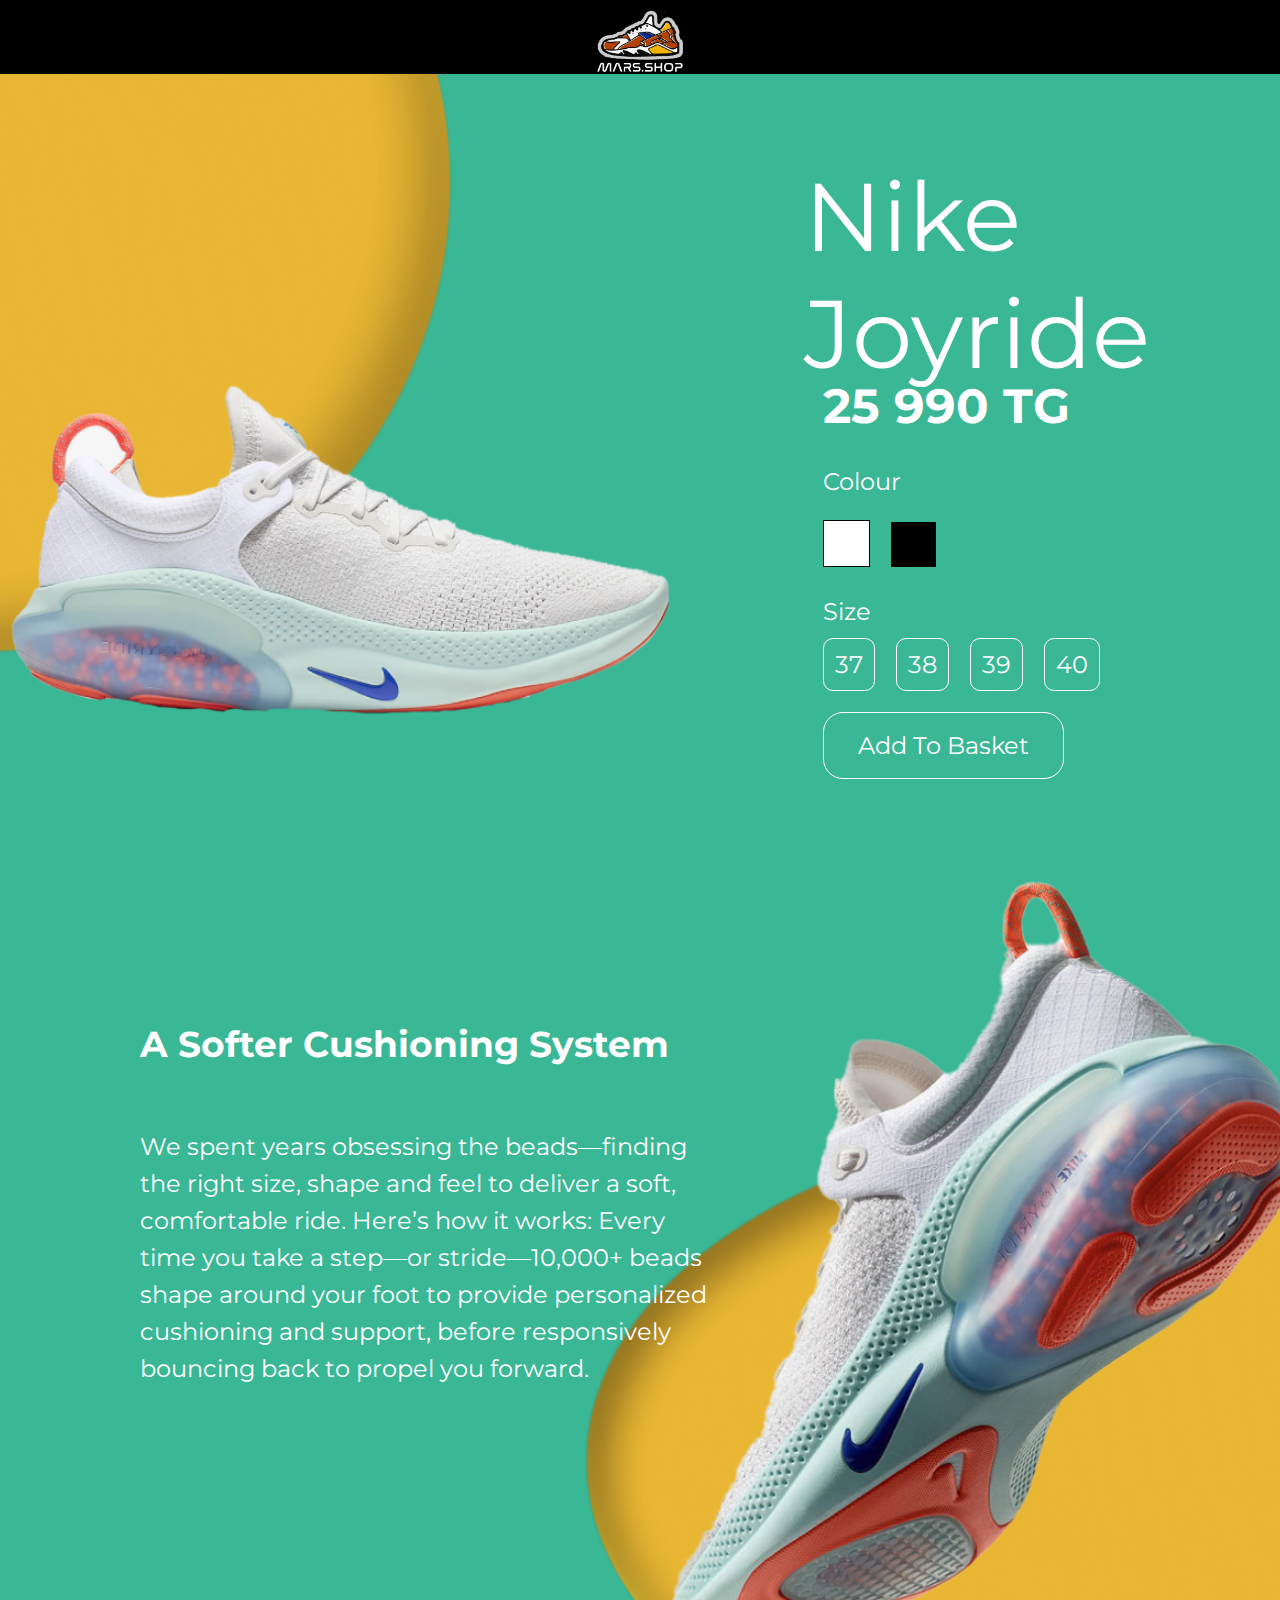
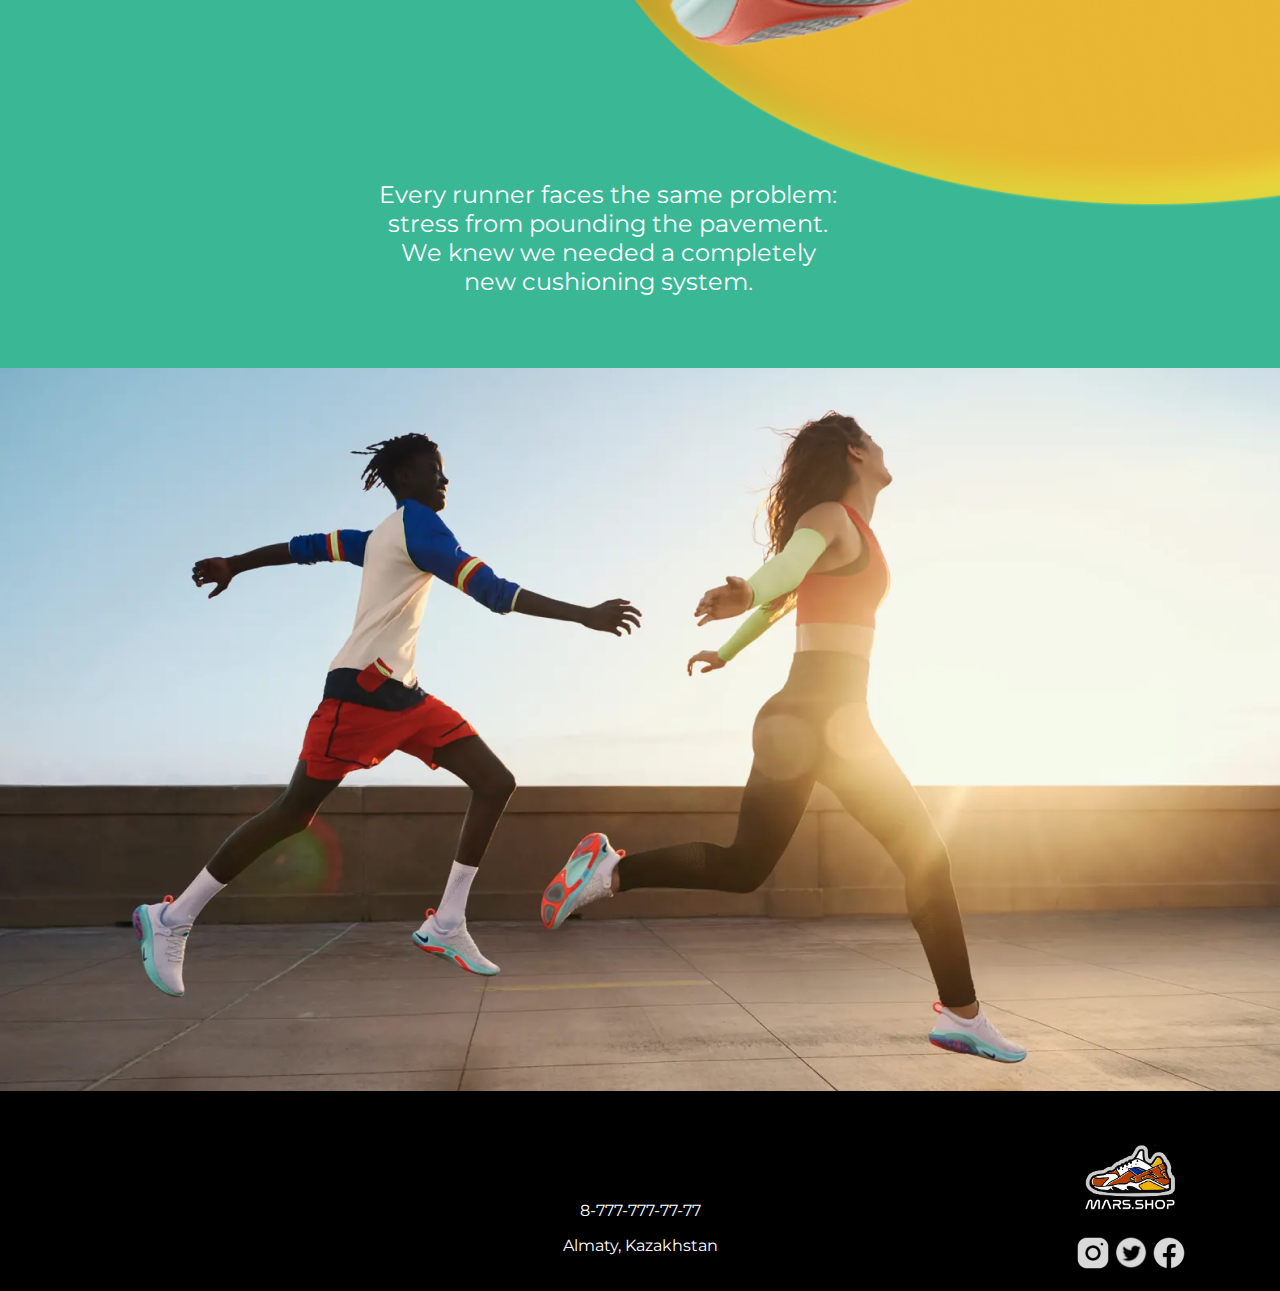
<file: joyride.html>
<!DOCTYPE html>
<html lang="en">
<head>
    <meta charset="UTF-8">
    <meta http-equiv="X-UA-Compatible" content="IE=edge">
    <meta name="viewport" content="width=device-width, initial-scale=1.0">
    <title>Joyride</title>
    <link rel="stylesheet" href="css/joyride.css">
    <link rel="preconnect" href="https://fonts.googleapis.com">
    <link rel="preconnect" href="https://fonts.gstatic.com" crossorigin>
    <link href="https://fonts.googleapis.com/css2?family=Montserrat:wght@400;500;600;700;900&display=swap" rel="stylesheet">
</head>
<body>
    <header class="header">
        <div class="container">
            <div class="logo">
                <a href="index.html"><img src="img/logo2.png" width="86px"></a>
            </div>
        </div>
    </header>
    <section class="about">
        <div class="container">
            <div class="content">
                <h1 class="h1">
                    Nike Joyride
                </h1>
                <h1 class="cost">
                    25 990 TG
                </h1>
                <div class="colour">
                    <p>Colour</p>
                    <a href="#"><canvas class="rectw" width="45px" height="45px"></canvas></a>
                    <a href="#"><canvas class="rectb" width="45px" height="45px"></canvas></a>
                </div>
                <div class="size">
                    <p class="i1">Size</p>
                    <a href="#">37</a>
                    <a href="#">38</a>
                    <a href="#">39</a>
                    <a href="#">40</a>
                </div>
                <div class="basket">
                    <a href="#">Add To Basket</a>
                </div>
            </div>   
            <div class="content2">
                <h1 class="tema">
                    A Softer Cushioning System
                </h1>
                <p class="info">We spent years obsessing the beads—finding the right size, shape and feel to deliver a soft, comfortable ride. Here’s how it works: Every time you take a step—or stride—10,000+ beads shape around your foot to provide personalized cushioning and support, before responsively bouncing back to propel you forward.</p>
            </div> 
            <div class="contentend">
                <p>Every runner faces the same problem: stress from pounding the pavement. We knew we needed a completely new cushioning system.</p>
            </div>
        </div>
    </section>
    <section class="about2"></section>
    <footer class="footer">
        <div class="container">
            <div class="contacts">
                <p>8-777-777-77-77</p>
                <p>Almaty, Kazakhstan</p>
            </div>
        </div>
        <div class="logo2">
            <img src="img/logo2.png" width="90px">
        </div>
        <div class="logos">
            <a href="https://www.instagram.com/aqarys03/"><img src="img/Instagram.png" width="38px"></a>
            <a href="https://twitter.com/aqarys4"><img src="img/Twitter Circled.png" width="38px"></a>
            <a href="https://www.facebook.com/Cristiano/"><img src="img/Facebook.png" width="38px"></a>
        </div>
    </footer>
</body>
</html>
</file>
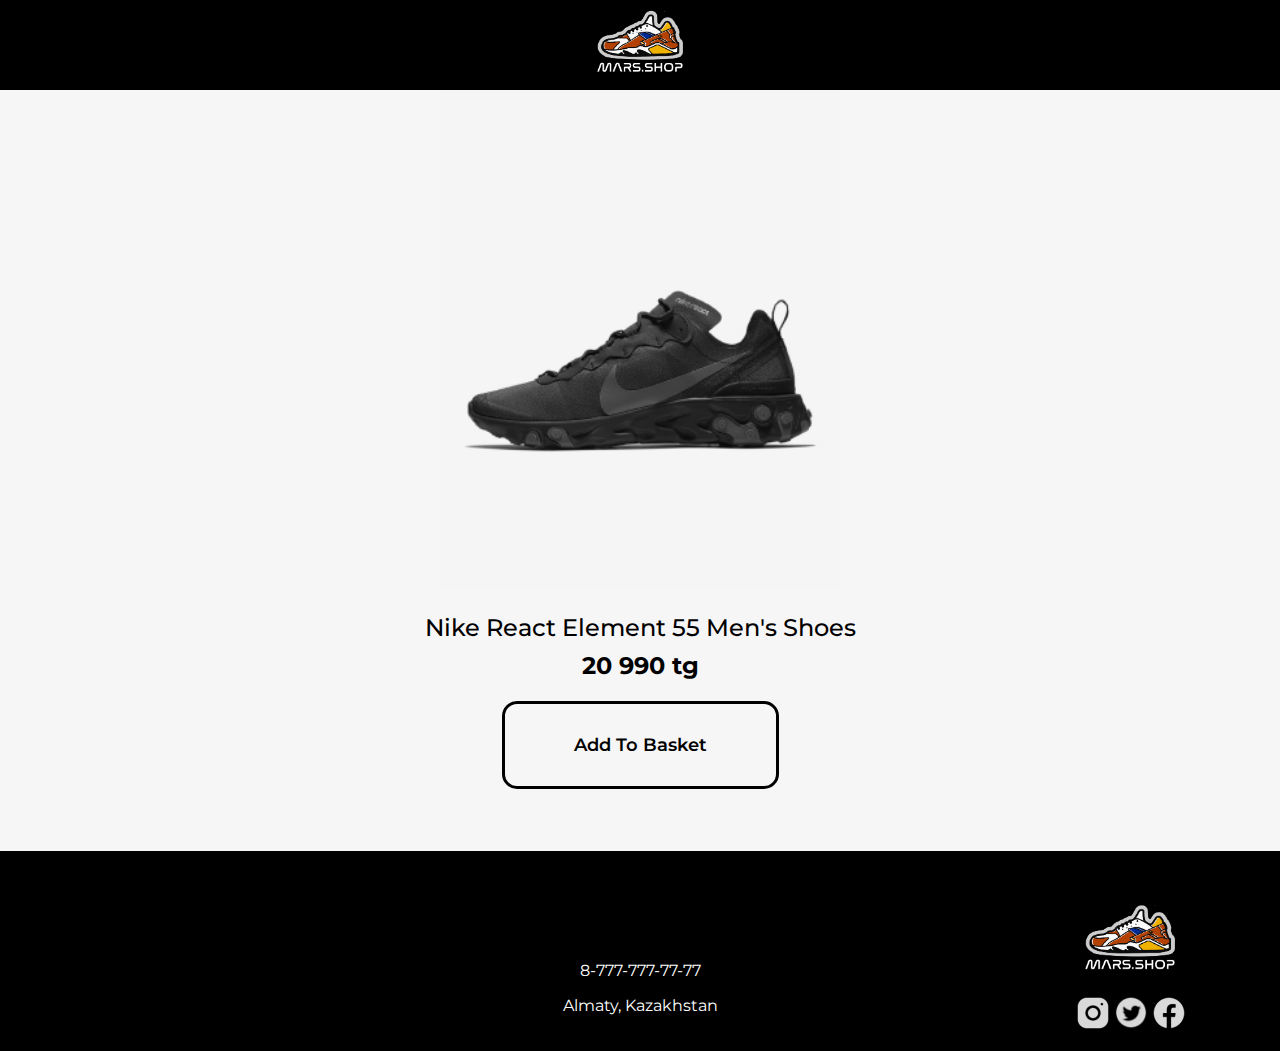
<file: men'ssneakers1.html>
<!DOCTYPE html>
<html lang="en">
<head>
    <meta charset="UTF-8">
    <meta http-equiv="X-UA-Compatible" content="IE=edge">
    <meta name="viewport" content="width=device-width, initial-scale=1.0">
    <title>Document</title>
    <link rel="stylesheet" href="css/sneakers.css">
    <link rel="preconnect" href="https://fonts.googleapis.com">
    <link rel="preconnect" href="https://fonts.gstatic.com" crossorigin>
    <link href="https://fonts.googleapis.com/css2?family=Montserrat:wght@400;500;600;700;900&display=swap" rel="stylesheet">
</head>
<body>
    <header class="header">
        <div class="container">
            <div class="logo">
                <a href="index.html"><img src="img/logo2.png" width="86px"></a>
            </div>
        </div>
    </header>
    <section class="about">
        <div class="sneakers">
            <img class="q1" src="img/image 12.png" width="400">
        </div>
        <div class="desc">
            <p class="name">Nike React Element 55 Men's Shoes</p>
            <p class="cost">20 990 tg</p>
        </div>
        <div class="btn">
            <a href="#">Add To Basket</a>
        </div>
    </section>
    <footer class="footer">
        <div class="container">
            <div class="contacts">
                <p>8-777-777-77-77</p>
                <p>Almaty, Kazakhstan</p>
            </div>
        </div>
        <div class="logo2">
            <img src="img/logo2.png" width="90px">
        </div>
        <div class="logos">
            <a href="https://www.instagram.com/aqarys03/"><img src="img/Instagram.png" width="38px"></a>
            <a href="https://twitter.com/aqarys4"><img src="img/Twitter Circled.png" width="38px"></a>
            <a href="https://www.facebook.com/Cristiano/"><img src="img/Facebook.png" width="38px"></a>
        </div>
    </footer>
</body>
</html>
</file>
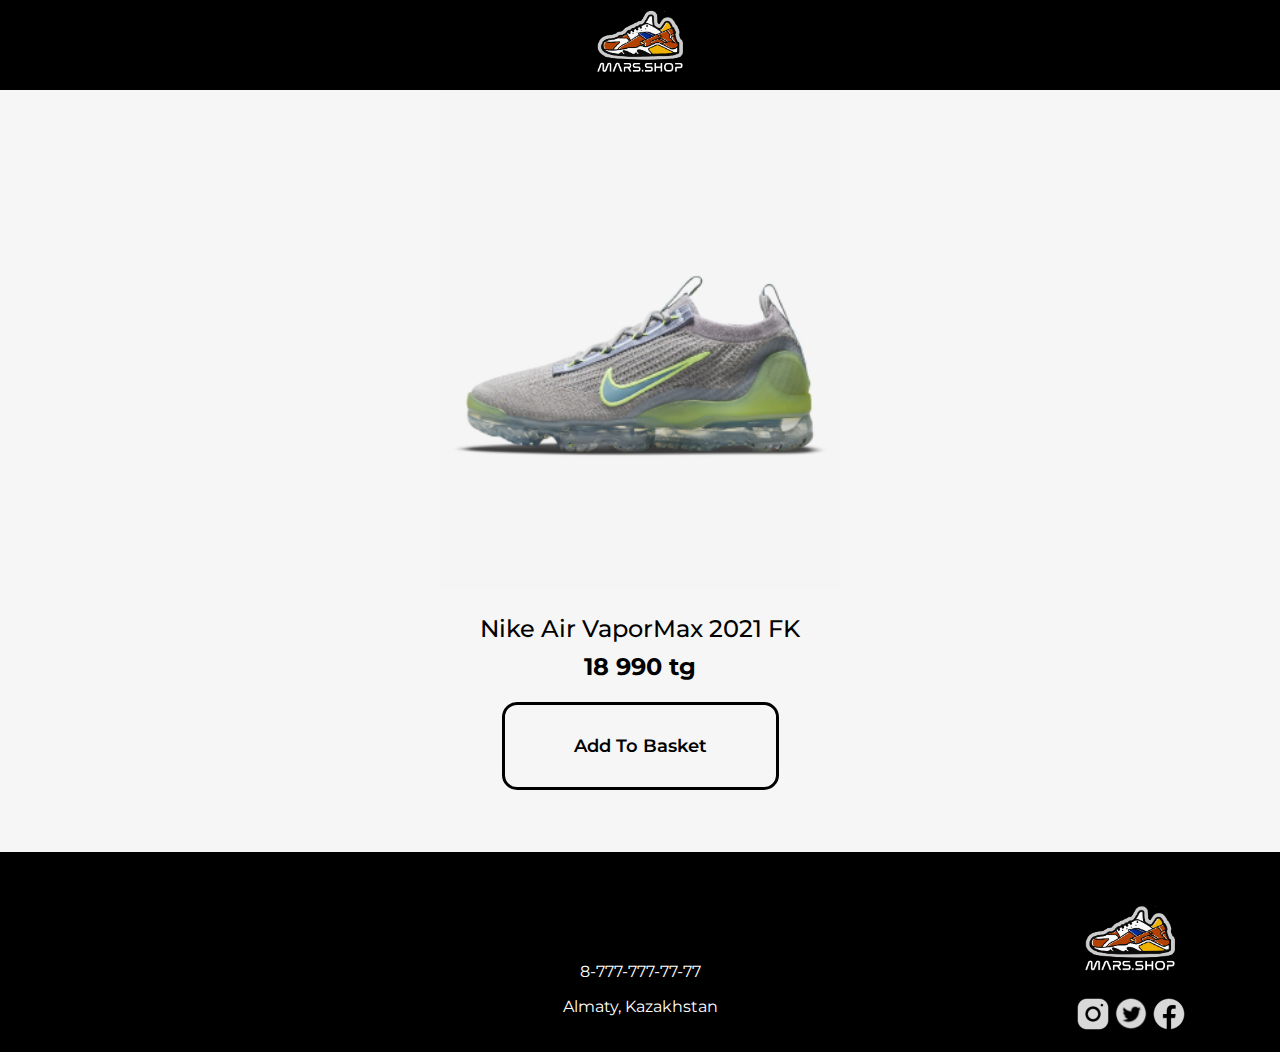
<file: men'ssneakers2.html>
<!DOCTYPE html>
<html lang="en">
<head>
    <meta charset="UTF-8">
    <meta http-equiv="X-UA-Compatible" content="IE=edge">
    <meta name="viewport" content="width=device-width, initial-scale=1.0">
    <title>Document</title>
    <link rel="stylesheet" href="css/sneakers.css">
    <link rel="preconnect" href="https://fonts.googleapis.com">
    <link rel="preconnect" href="https://fonts.gstatic.com" crossorigin>
    <link href="https://fonts.googleapis.com/css2?family=Montserrat:wght@400;500;600;700;900&display=swap" rel="stylesheet">
</head>
<body>
    <header class="header">
        <div class="container">
            <div class="logo">
                <a href="index.html"><img src="img/logo2.png" width="86px"></a>
            </div>
        </div>
    </header>
    <section class="about">
        <div class="sneakers">
            <img class="q1" src="img/image 13.png" width="400">
        </div>
        <div class="desc">
            <p class="name">Nike Air VaporMax 2021 FK</p>
            <p class="cost">18 990 tg</p>
        </div>
        <div class="btn">
            <a href="#">Add To Basket</a>
        </div>
    </section>
    <footer class="footer">
        <div class="container">
            <div class="contacts">
                <p>8-777-777-77-77</p>
                <p>Almaty, Kazakhstan</p>
            </div>
        </div>
        <div class="logo2">
            <img src="img/logo2.png" width="90px">
        </div>
        <div class="logos">
            <a href="https://www.instagram.com/aqarys03/"><img src="img/Instagram.png" width="38px"></a>
            <a href="https://twitter.com/aqarys4"><img src="img/Twitter Circled.png" width="38px"></a>
            <a href="https://www.facebook.com/Cristiano/"><img src="img/Facebook.png" width="38px"></a>
        </div>
    </footer>
</body>
</html>
</file>
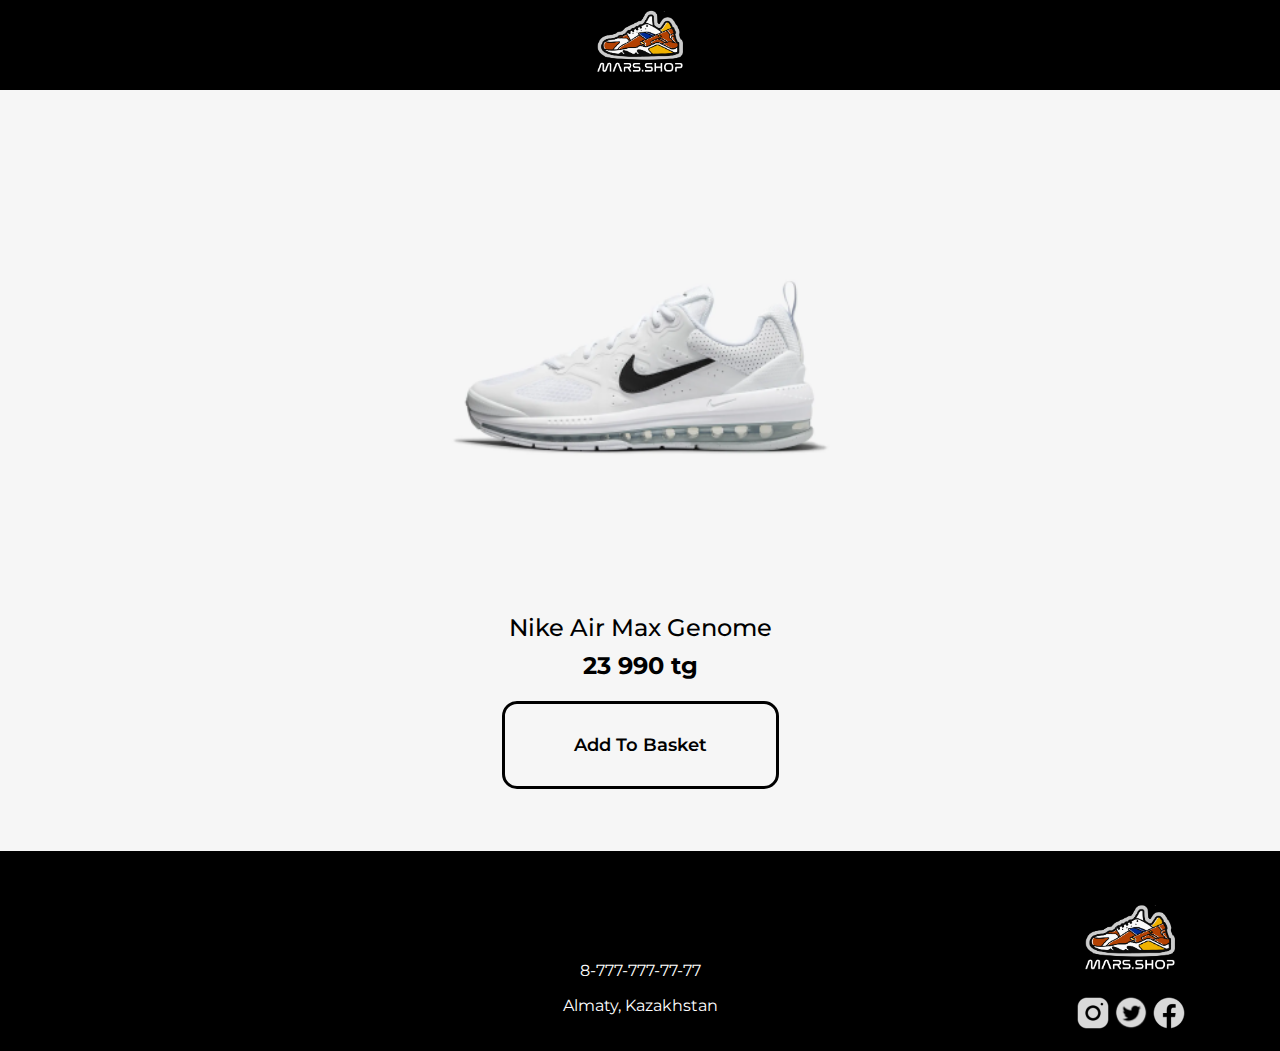
<file: men'ssneakers3.html>
<!DOCTYPE html>
<html lang="en">
<head>
    <meta charset="UTF-8">
    <meta http-equiv="X-UA-Compatible" content="IE=edge">
    <meta name="viewport" content="width=device-width, initial-scale=1.0">
    <title>Document</title>
    <link rel="stylesheet" href="css/sneakers.css">
    <link rel="preconnect" href="https://fonts.googleapis.com">
    <link rel="preconnect" href="https://fonts.gstatic.com" crossorigin>
    <link href="https://fonts.googleapis.com/css2?family=Montserrat:wght@400;500;600;700;900&display=swap" rel="stylesheet">
</head>
<body>
    <header class="header">
        <div class="container">
            <div class="logo">
                <a href="index.html"><img src="img/logo2.png" width="86px"></a>
            </div>
        </div>
    </header>
    <section class="about">
        <div class="sneakers">
            <img class="q1" src="img/image 15.png" width="400">
        </div>
        <div class="desc">
            <p class="name">Nike Air Max Genome</p>
            <p class="cost">23 990 tg</p>
        </div>
        <div class="btn">
            <a href="#">Add To Basket</a>
        </div>
    </section>
    <footer class="footer">
        <div class="container">
            <div class="contacts">
                <p>8-777-777-77-77</p>
                <p>Almaty, Kazakhstan</p>
            </div>
        </div>
        <div class="logo2">
            <img src="img/logo2.png" width="90px">
        </div>
        <div class="logos">
            <a href="https://www.instagram.com/aqarys03/"><img src="img/Instagram.png" width="38px"></a>
            <a href="https://twitter.com/aqarys4"><img src="img/Twitter Circled.png" width="38px"></a>
            <a href="https://www.facebook.com/Cristiano/"><img src="img/Facebook.png" width="38px"></a>
        </div>
    </footer>
</body>
</html>
</file>
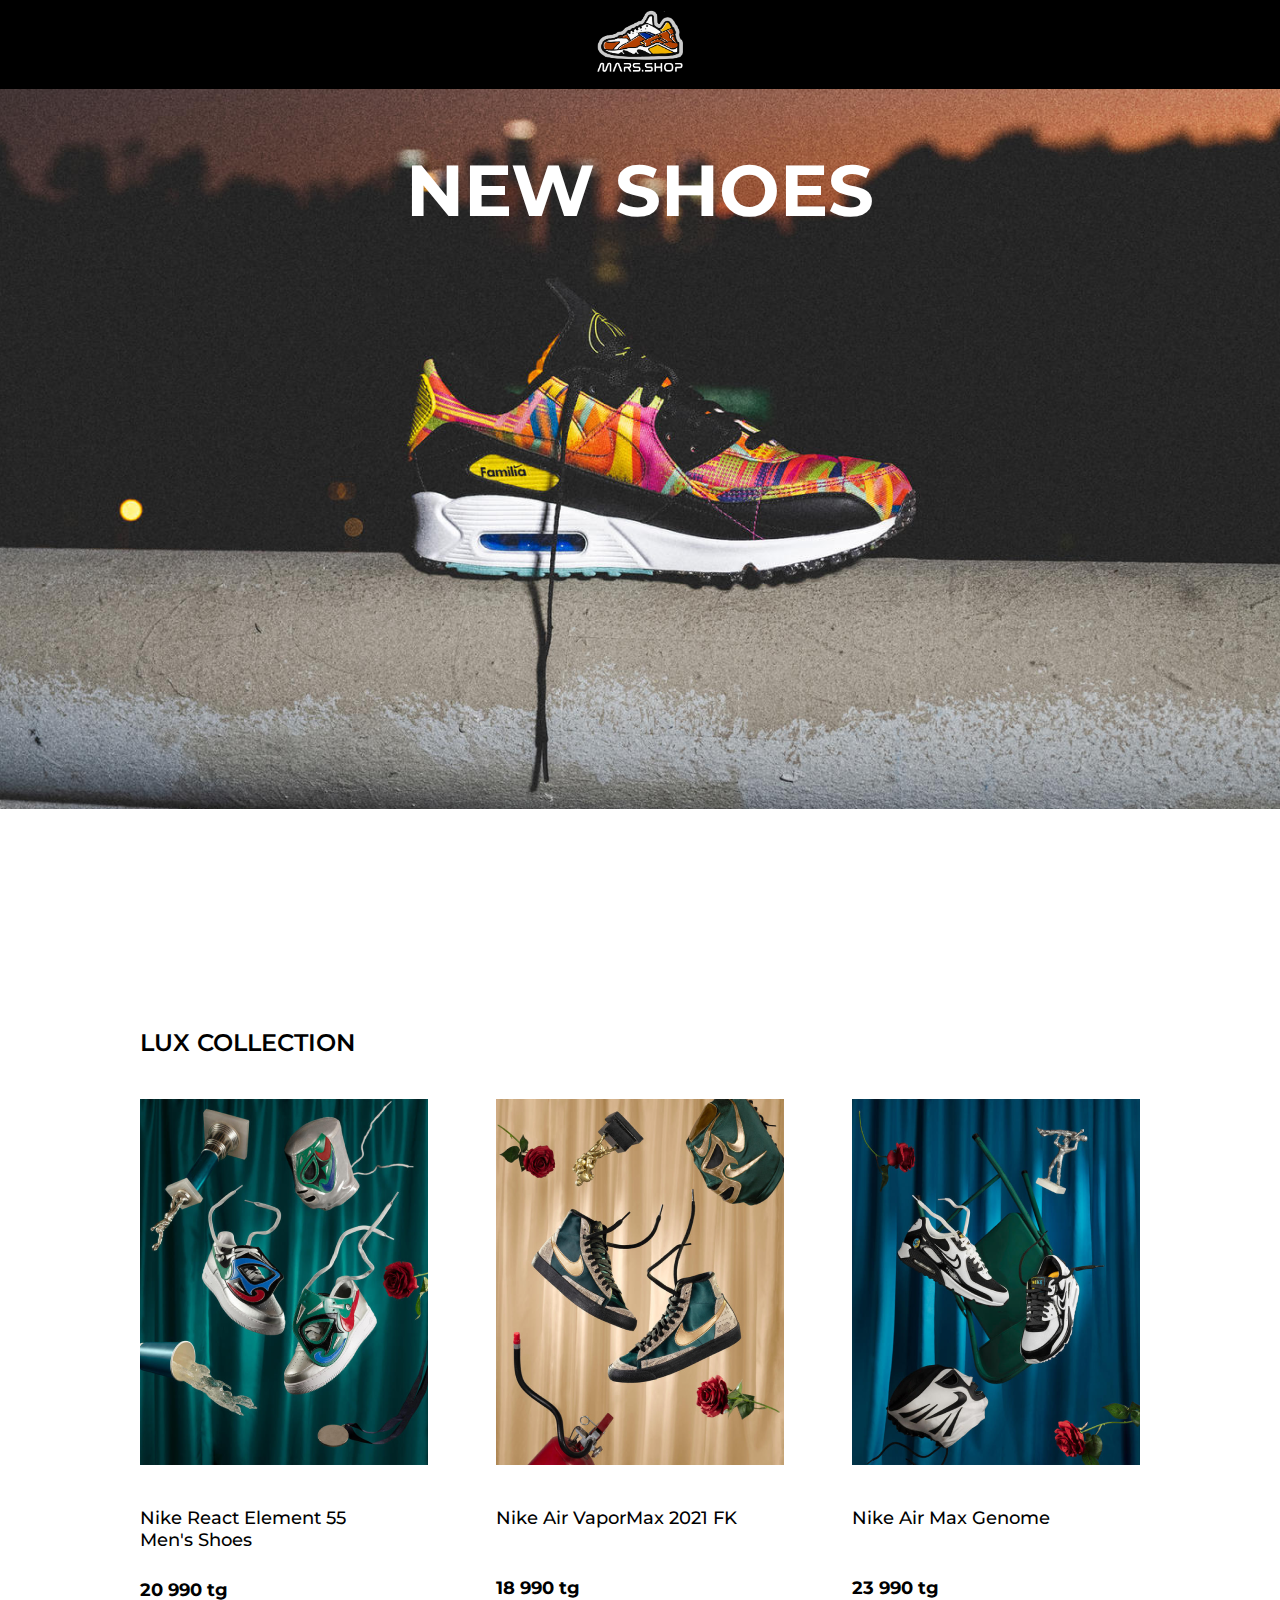
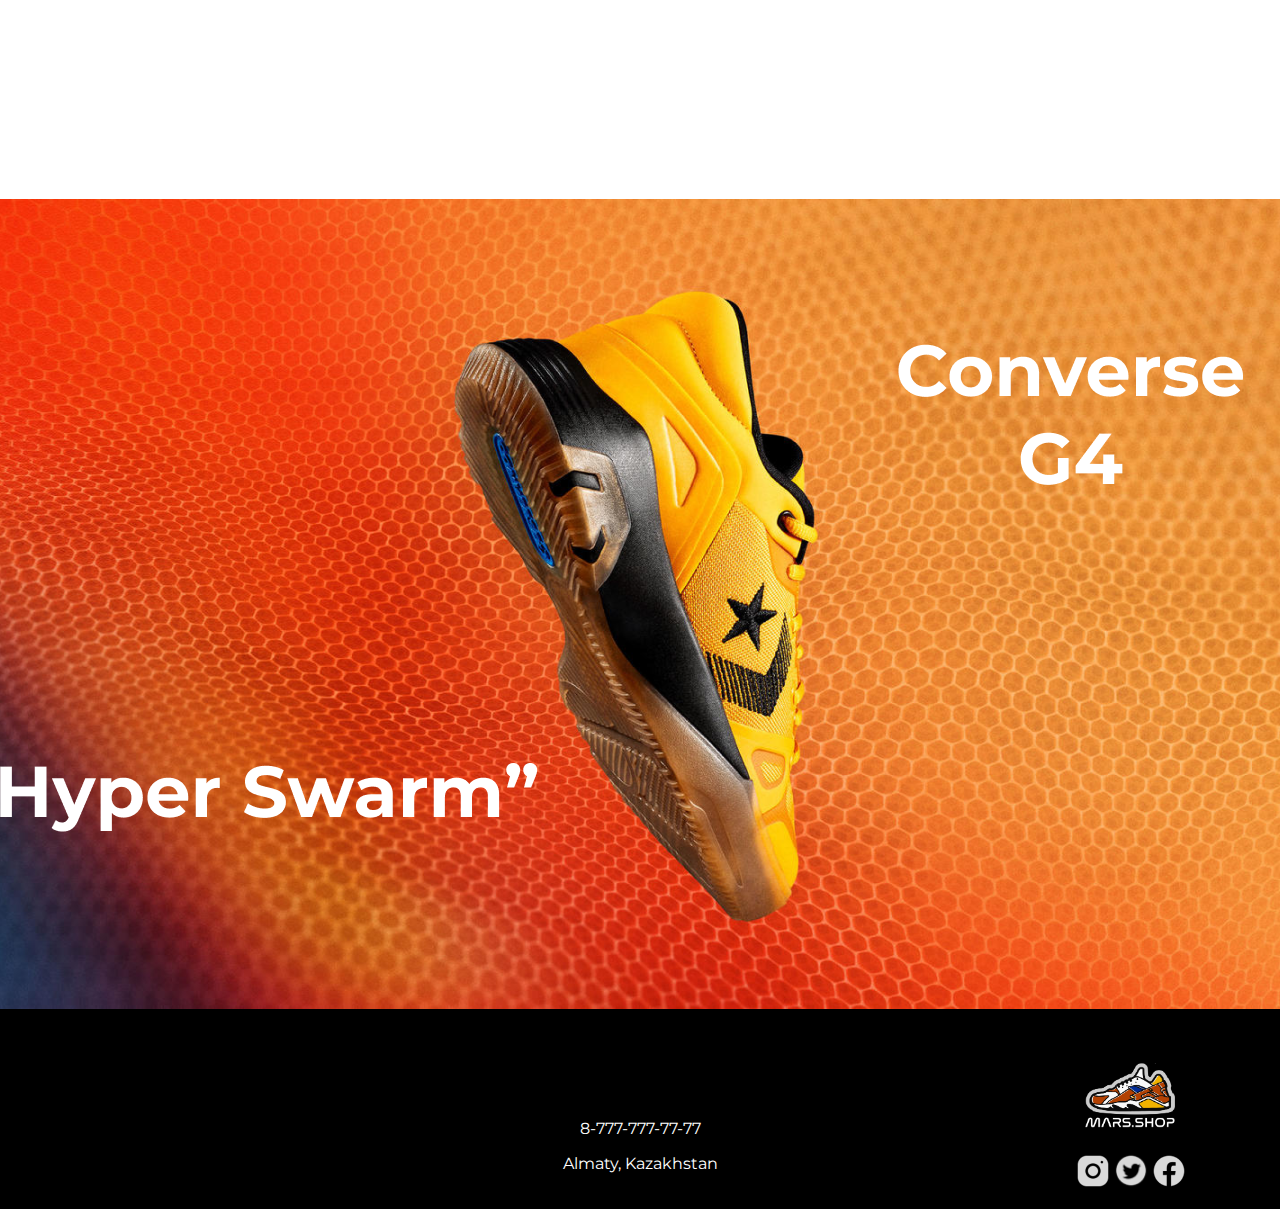
<file: new.html>
<!DOCTYPE html>
<html lang="en">
<head>
    <meta charset="UTF-8">
    <meta http-equiv="X-UA-Compatible" content="IE=edge">
    <meta name="viewport" content="width=device-width, initial-scale=1.0">
    <title>New Collection</title>
    <link rel="stylesheet" href="css/new.css">
    <link rel="preconnect" href="https://fonts.googleapis.com">
    <link rel="preconnect" href="https://fonts.gstatic.com" crossorigin>
    <link href="https://fonts.googleapis.com/css2?family=Montserrat:wght@400;500;600;700;900&display=swap" rel="stylesheet">
</head>
<body>
    <header class="header">
        <div class="container">
            <div class="logo">
                <a href="index.html"><img src="img/logo2.png" width="86px"></a>
            </div>
        </div>
    </header>
    <header class="header1">
        <div class="container">
            <h1 class="h1">NEW SHOES</h1>
        </div>
    </header>
    <section class="about">
        <div class="container">
            <h1 class="lux">LUX COLLECTION</h1>
            <div class="gallery">
                <img class="q1" src="img/image 21.png" width="288px">
                <img class="q1" src="img/image 22.png" width="288px">
                <img class="q1" src="img/image 23.png" width="288px">
            </div>
            <div class="description">
                <div class="sneak1" >
                    <p>Nike React Element 55 Men's Shoes</p>
                    <p class="cost1">20 990 tg</p>
                </div>
                <div class="sneak2">
                    <p>Nike Air VaporMax 2021 FK</p>
                    <p class="cost2">18 990 tg</p>
                </div>
                <div class="sneak3">
                    <p>Nike Air Max Genome</p>
                    <p class="cost3">23 990 tg</p>
                </div>
            </div>
        </div>
    </section>
    <section class="about2">
    </section>
    <footer class="footer">
        <div class="container">
            <div class="contacts">
                <p>8-777-777-77-77</p>
                <p>Almaty, Kazakhstan</p>
            </div>
        </div>
        <div class="logo2">
            <img src="img/logo2.png" width="90px">
        </div>
        <div class="logos">
            <a href="https://www.instagram.com/aqarys03/"><img src="img/Instagram.png" width="38px"></a>
            <a href="https://twitter.com/aqarys4"><img src="img/Twitter Circled.png" width="38px"></a>
            <a href="https://www.facebook.com/Cristiano/"><img src="img/Facebook.png" width="38px"></a>
        </div>
    </footer>
</body>
</html>
</file>
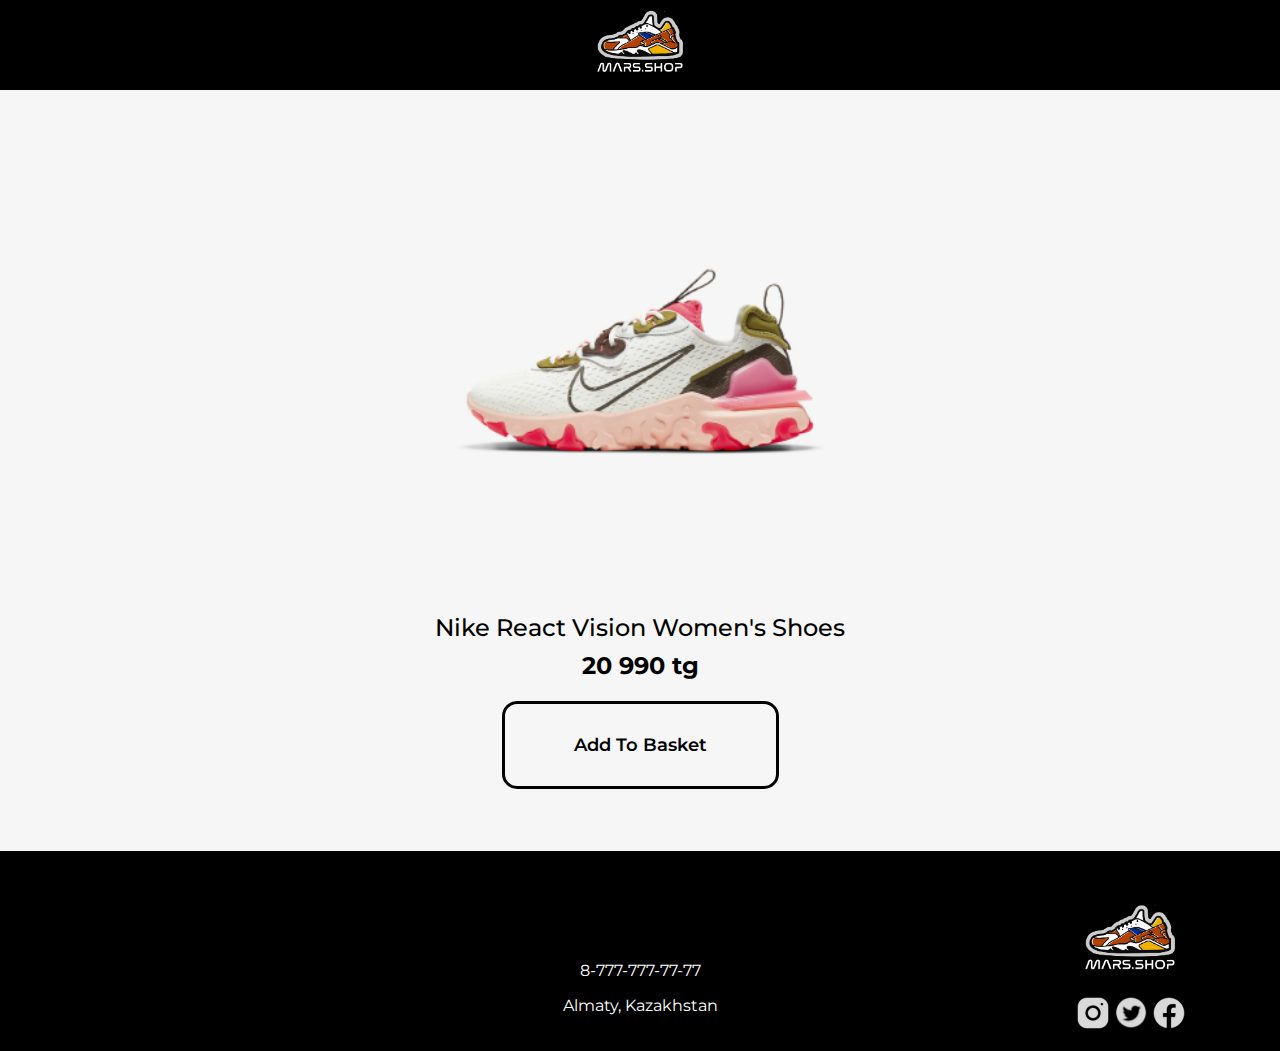
<file: women'ssneakers1.html>
<!DOCTYPE html>
<html lang="en">
<head>
    <meta charset="UTF-8">
    <meta http-equiv="X-UA-Compatible" content="IE=edge">
    <meta name="viewport" content="width=device-width, initial-scale=1.0">
    <title>Document</title>
    <link rel="stylesheet" href="css/sneakers.css">
    <link rel="preconnect" href="https://fonts.googleapis.com">
    <link rel="preconnect" href="https://fonts.gstatic.com" crossorigin>
    <link href="https://fonts.googleapis.com/css2?family=Montserrat:wght@400;500;600;700;900&display=swap" rel="stylesheet">
</head>
<body>
    <header class="header">
        <div class="container">
            <div class="logo">
                <a href="index.html"><img src="img/logo2.png" width="86px"></a>
            </div>
        </div>
    </header>
    <section class="about">
        <div class="sneakers">
            <img class="q1" src="img/image 7.png" width="400">
        </div>
        <div class="desc">
            <p class="name">Nike React Vision Women's Shoes</p>
            <p class="cost">20 990 tg</p>
        </div>
        <div class="btn">
            <a href="#">Add To Basket</a>
        </div>
    </section>
    <footer class="footer">
        <div class="container">
            <div class="contacts">
                <p>8-777-777-77-77</p>
                <p>Almaty, Kazakhstan</p>
            </div>
        </div>
        <div class="logo2">
            <img src="img/logo2.png" width="90px">
        </div>
        <div class="logos">
            <a href="https://www.instagram.com/aqarys03/"><img src="img/Instagram.png" width="38px"></a>
            <a href="https://twitter.com/aqarys4"><img src="img/Twitter Circled.png" width="38px"></a>
            <a href="https://www.facebook.com/Cristiano/"><img src="img/Facebook.png" width="38px"></a>
        </div>
    </footer>
</body>
</html>
</file>
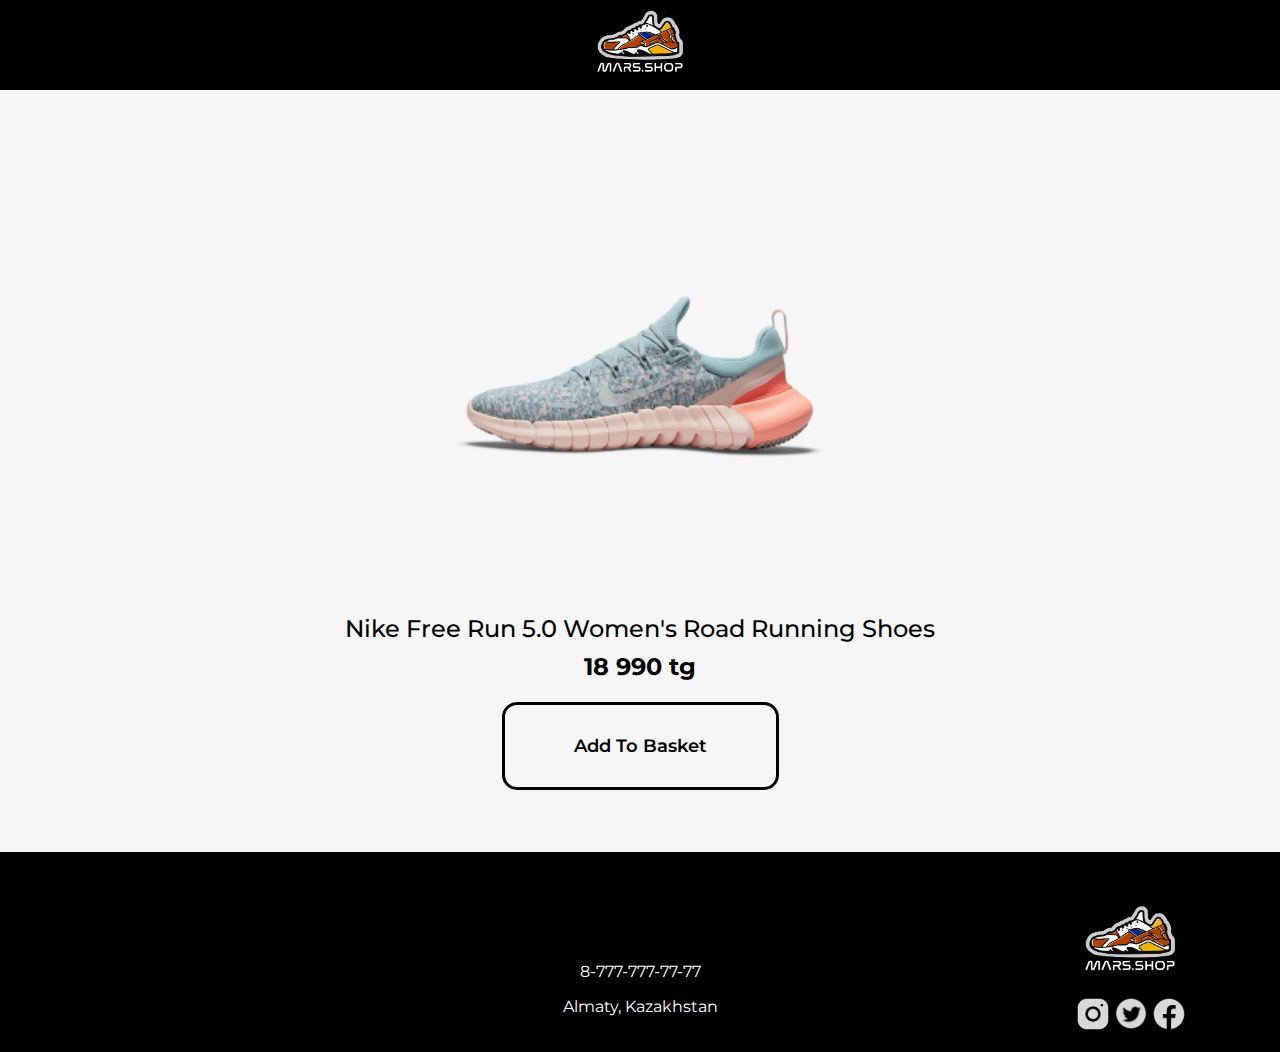
<file: women'ssneakers2.html>
<!DOCTYPE html>
<html lang="en">
<head>
    <meta charset="UTF-8">
    <meta http-equiv="X-UA-Compatible" content="IE=edge">
    <meta name="viewport" content="width=device-width, initial-scale=1.0">
    <title>Document</title>
    <link rel="stylesheet" href="css/sneakers.css">
    <link rel="preconnect" href="https://fonts.googleapis.com">
    <link rel="preconnect" href="https://fonts.gstatic.com" crossorigin>
    <link href="https://fonts.googleapis.com/css2?family=Montserrat:wght@400;500;600;700;900&display=swap" rel="stylesheet">
</head>
<body>
    <header class="header">
        <div class="container">
            <div class="logo">
                <a href="index.html"><img src="img/logo2.png" width="86px"></a>
            </div>
        </div>
    </header>
    <section class="about">
        <div class="sneakers">
            <img class="q1" src="img/image 8.png" width="400">
        </div>
        <div class="desc">
            <p class="name">Nike Free Run 5.0 Women's Road Running Shoes</p>
            <p class="cost">18 990 tg</p>
        </div>
        <div class="btn">
            <a href="#">Add To Basket</a>
        </div>
    </section>
    <footer class="footer">
        <div class="container">
            <div class="contacts">
                <p>8-777-777-77-77</p>
                <p>Almaty, Kazakhstan</p>
            </div>
        </div>
        <div class="logo2">
            <img src="img/logo2.png" width="90px">
        </div>
        <div class="logos">
            <a href="https://www.instagram.com/aqarys03/"><img src="img/Instagram.png" width="38px"></a>
            <a href="https://twitter.com/aqarys4"><img src="img/Twitter Circled.png" width="38px"></a>
            <a href="https://www.facebook.com/Cristiano/"><img src="img/Facebook.png" width="38px"></a>
        </div>
    </footer>
</body>
</html>
</file>
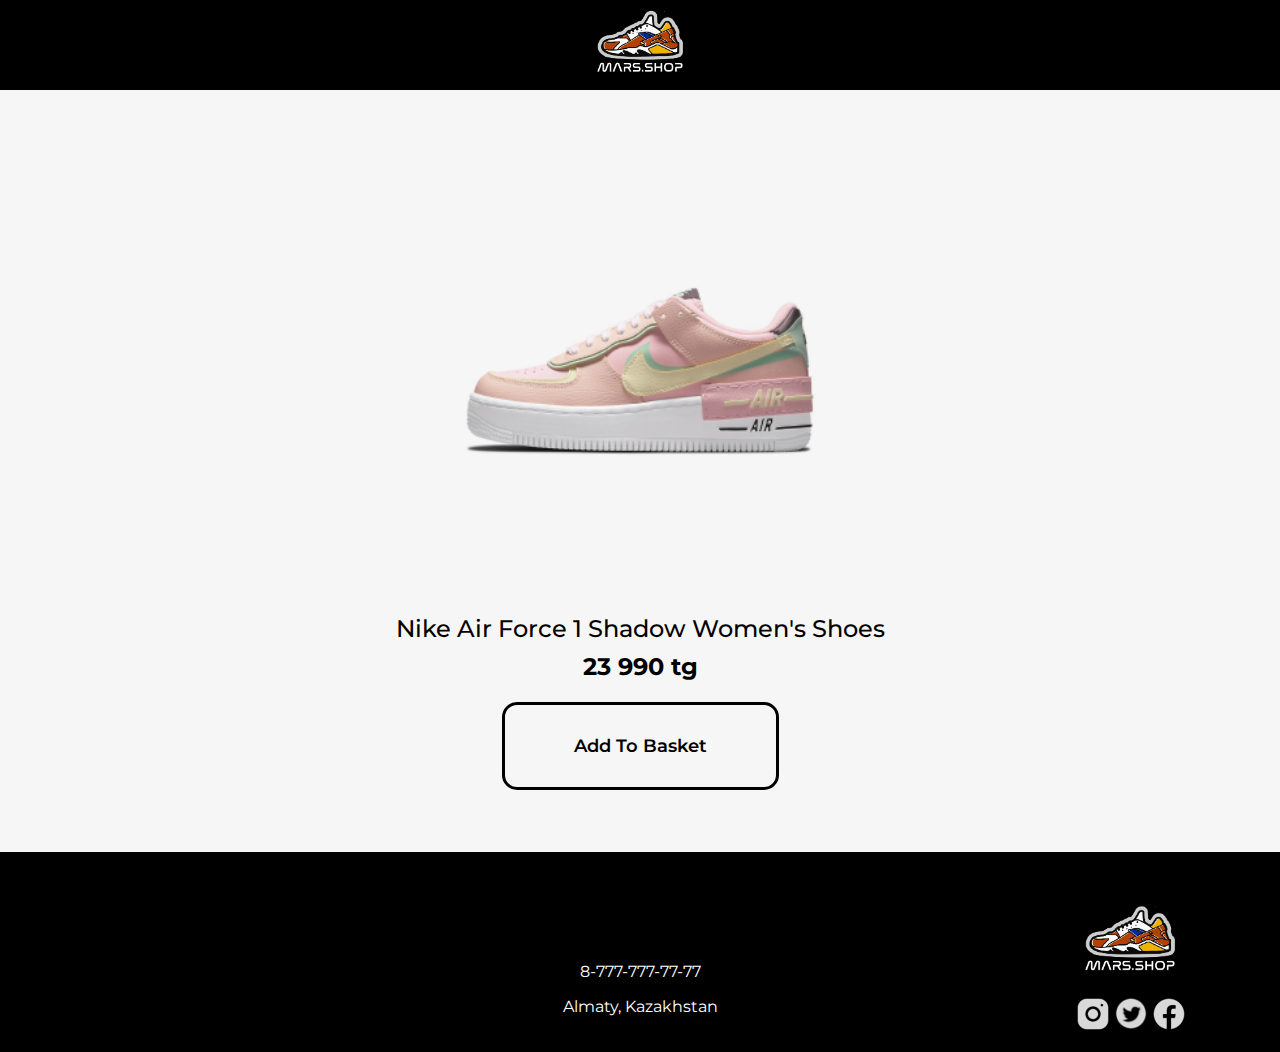
<file: women'ssneakers3.html>
<!DOCTYPE html>
<html lang="en">
<head>
    <meta charset="UTF-8">
    <meta http-equiv="X-UA-Compatible" content="IE=edge">
    <meta name="viewport" content="width=device-width, initial-scale=1.0">
    <title>Document</title>
    <link rel="stylesheet" href="css/sneakers.css">
    <link rel="preconnect" href="https://fonts.googleapis.com">
    <link rel="preconnect" href="https://fonts.gstatic.com" crossorigin>
    <link href="https://fonts.googleapis.com/css2?family=Montserrat:wght@400;500;600;700;900&display=swap" rel="stylesheet">
</head>
<body>
    <header class="header">
        <div class="container">
            <div class="logo">
                <a href="index.html"><img src="img/logo2.png" width="86px"></a>
            </div>
        </div>
    </header>
    <section class="about">
        <div class="sneakers">
            <img class="q1" src="img/image 9.png" width="400">
        </div>
        <div class="desc">
            <p class="name">Nike Air Force 1 Shadow Women's Shoes</p>
            <p class="cost">23 990 tg</p>
        </div>
        <div class="btn">
            <a href="#">Add To Basket</a>
        </div>
    </section>
    <footer class="footer">
        <div class="container">
            <div class="contacts">
                <p>8-777-777-77-77</p>
                <p>Almaty, Kazakhstan</p>
            </div>
        </div>
        <div class="logo2">
            <img src="img/logo2.png" width="90px">
        </div>
        <div class="logos">
            <a href="https://www.instagram.com/aqarys03/"><img src="img/Instagram.png" width="38px"></a>
            <a href="https://twitter.com/aqarys4"><img src="img/Twitter Circled.png" width="38px"></a>
            <a href="https://www.facebook.com/Cristiano/"><img src="img/Facebook.png" width="38px"></a>
        </div>
    </footer>
</body>
</html>
</file>
<file: css/joyride.css>
body{
    margin: 0;
    padding: 0;
    font-family: 'Montserrat', sans-serif;
}
.container{
    width: 1000px;
    margin: 0 auto;
}
.header{
    background-color: black;
}
.logo{
    display: flex;
    justify-content: center;
}
.about{
    margin-top: -80px;
    background: url('../img/Desktop\ -\ 6.png') no-repeat center top / cover;
}
.content{
    padding-left: 683px;
}
.h1{
    padding-top: 84px;
    color: white;
    width: 412px;
    font-size: 96px;
    font-weight: 400;
    margin-left: -19px;
}
.cost{
    margin-top: -80px;
    color: white;
    font-size: 48px;
    font-weight: 700;
}
.colour{
    color: white;
    font-size: 24px;
    font-weight: 400;
}
.rectw{
    border: black 1px solid;
    background-color: white;
    margin-right: 15px;
}
.rectb{
    background-color: black;
}
.size{
    color: white;
    font-weight: 400;
    font-size: 24px;
}
.size a{
    text-decoration: none;
    color: white;
    border: white 1px solid;
    border-radius: 10px;
    padding: 11px;
    font-size: 24px;
    font-weight: 400;
    margin-right: 15px;
}
.basket{
    font-size: 24px;
    padding-top: 52px;
}
.basket a{
    text-decoration: none;
    color: white;
    border: white 1px solid;
    border-radius: 20px;
    padding: 18px;
    padding-left: 34px;
    padding-right: 34px;
}
.content2{
    padding-top: 238px;
}
.tema{
    color: white;
    font-size: 36px;
    font-weight: 700;
    padding-bottom: 38px;
}
.info{
    width: 585px;
    color: white;
    font-size: 24px;
    font-weight: 400;
    line-height: 37px;
}
.contentend{
    color: white;
    font-size: 24px;
    width: 468px;
    font-weight: 400;
    padding-top: 345px;
    text-align: center;
    transform: translate(50%, 0);
    padding-bottom: 72px;
}
.about2{
    background: url('../img/image\ 20.png') no-repeat center top / cover;
    height: 723px;
    margin-top: -24px;
}
.footer{
    background-color: black;
    height: 200px;
}
.contacts{
    color: white;
    text-align: center;
    padding: 20px;
    padding-top: 94px;
    font-weight: 400;
}
.logo2{
    display: flex;
    position: relative;
    justify-content: flex-end;
    padding-right: 105px;
    top: -157px;
}
.logos{
    display: flex;
    position: relative;
    justify-content: flex-end;
    padding-right: 92px;
    top: -147px;
}
@media screen and (max-width: 575px){
    html,body{
        overflow-x: hidden;
    }
    .container{
        width: 285px;
        margin: 0 auto;
    }
    .header{
        height: 140px;
    }
    .content{
        text-align: center;
        padding-left: 0px;
    }
    .h1{
        color: white;
        font-size: 30px;
        transform: translate(-12%);
    }
    .cost{
        margin-top: -20px;
        font-size: 30px;
    }
    .size{
        padding-left: 20px;
    }
    .i1{
        transform: translate(-5%);
    }
    .size a{
        font-size: 18px;
    }
    .basket{
        font-size: 20px;
    }
    .about{
        background: none;
        background-color: #3AB795;
    }
    .tema{
        font-size: 25px;
        text-align: center;
    }   
    .info{
        font-size: 16px;
        width: 300px;
        text-align: center;
        padding-bottom: 100px;
    }
    .contentend{
        display: none;
    }
    .about2{
        height: 215px;
    }
    .footer{
        height: 280px;
    }
    .contacts{
        padding-top: 150px;
    }
    .logos{
        display: none;
    }
    .logo2{
        transform: translate(-10%, -80%);
    }
}
</file>
<file: css/sneakers.css>
body{
    background-color: #F6F6F6;
    margin: 0;
    padding: 0;
    font-family: 'Montserrat', sans-serif;
}
.container{
    width: 1000px;
    margin: 0 auto;
}
.header{
    background-color: black;
}
.logo{
    display: flex;
    justify-content: center;
}
.sneakers{
    display: flex;
    justify-content: center;
}
.desc{
    text-align: center;
    font-size: 24px;
}
.name{
    font-weight: 500;
}
.cost{
    margin-top: -15px;
    font-weight: 700;
    padding-bottom: 30px;
}
.btn a{
    text-decoration: none;
    color: black;
    border: black 3px solid;
    border-radius: 15px;
    font-size: 18px;
    font-weight: 600;
    padding: 30px 69px 30px 69px;
}
.btn{
    text-align: center;
    padding-bottom: 95px;
}
.footer{
    background-color: black;
    height: 200px;
}
.contacts{
    color: white;
    text-align: center;
    padding: 20px;
    padding-top: 94px;
    font-weight: 400;
}
.logo2{
    display: flex;
    position: relative;
    justify-content: flex-end;
    padding-right: 105px;
    top: -157px;
}
.logos{
    display: flex;
    position: relative;
    justify-content: flex-end;
    padding-right: 92px;
    top: -147px;
}
@media screen and (max-width: 575px){
    .container{
        width: 285px;
        margin: 0 auto;
    }
    .header{
        height: 105px;
    }
    .q1{
        width: 70%;
    }
    .desc{
        font-size: 17px;
    }
    .btn a{
        padding: 15px 50px 15px 50px;
    }
    .footer{
        height: 280px;
    }
    .contacts{
        padding-top: 150px;
    }
    .logos{
        display: none;
    }
    .logo2{
        transform: translate(-10%, -80%);
    }
}
</file>
<file: css/new.css>
body{
    margin: 0;
    padding: 0;
    font-family: 'Montserrat', sans-serif;
}
.container{
    width: 1000px;
    margin: 0 auto;
}
.header{
    background-color: black;
}
.logo{
    display: flex;
    justify-content: center;
}
.header1{
    margin-top: -49px;
    height: 720px;
    background: url('../img/image\ 16.png') no-repeat center top / cover;
}
.h1{
    padding-top: 57px;
    color: white;
    font-size: 72px;
    text-align: center;
    font-weight: 700;
}
.lux{
    padding-top: 203px;
    font-size: 24px;
    font-weight: 600;
    padding-bottom: 26px;
}
.gallery{
    display: flex;
    justify-content: space-between;
}
.description{
    display: flex;
    color: black;
    font-size: 18px;
    padding-top: 24px;
    font-weight: 500;
    padding-bottom: 180px;
}
.sneak1{
    width: 235px;
}
.cost1{
    padding-top: 10px;
    font-weight: 700;
}
.sneak2{
    padding-left: 121px;
    padding-right: 80px;
    width: 276px;
}
.cost2{
    font-weight: 700;
    padding-top: 30px;
}
.sneak3{
    width: 246px;
}
.cost3{
    font-weight: 700;
    padding-top: 30px;
}
.about2{
    height: 810px;
    background: url('../img/Desktop\ -\ 8.png') no-repeat center top / cover;
}
.footer{
    background-color: black;
    height: 200px;
}
.contacts{
    color: white;
    text-align: center;
    padding: 20px;
    padding-top: 94px;
}
.logo2{
    display: flex;
    position: relative;
    justify-content: flex-end;
    padding-right: 105px;
    top: -157px;
}
.logos{
    display: flex;
    position: relative;
    justify-content: flex-end;
    padding-right: 92px;
    top: -147px;
}
@media screen and (max-width: 575px){
    html,body{
        overflow-x: hidden;
    }
    .container{
        width: 285px;
        margin: 0 auto;
    }
    .header{
        height: 105px;
    }
    .header1{
        height: 500px;
    }
    .h1{
        font-size: 40px;
    }
    .lux{
        padding-top: 50px;
        font-size: 18px;
        text-align: center;
    }
    .q1{
        width: 50%;
    }
    .gallery{
        display: block;
        line-height: 100px;
        transform: translate(25%);
    }
    .description{
        display: flex;
        flex-direction: column;
        align-items: center;
        font-size: 14px;
        line-height: 200px;
        margin-top: -620px;
        padding-bottom: 0px;
        text-align: center;
    }
    .sneak1{
        width: 300px;
    }
    .sneak2{
        transform: translate(-5%);
    }
    .cost1{
        display: none;
    }
    .cost2{
        display: none;
    }
    .cost3{
        display: none;
    }
    .footer{
        height: 280px;
    }
    .contacts{
        padding-top: 150px;
    }
    .logos{
        display: none;
    }
    .logo2{
        transform: translate(-10%, -80%);
    }
    .about2{
        height: 215px;
    }
}
</file>
